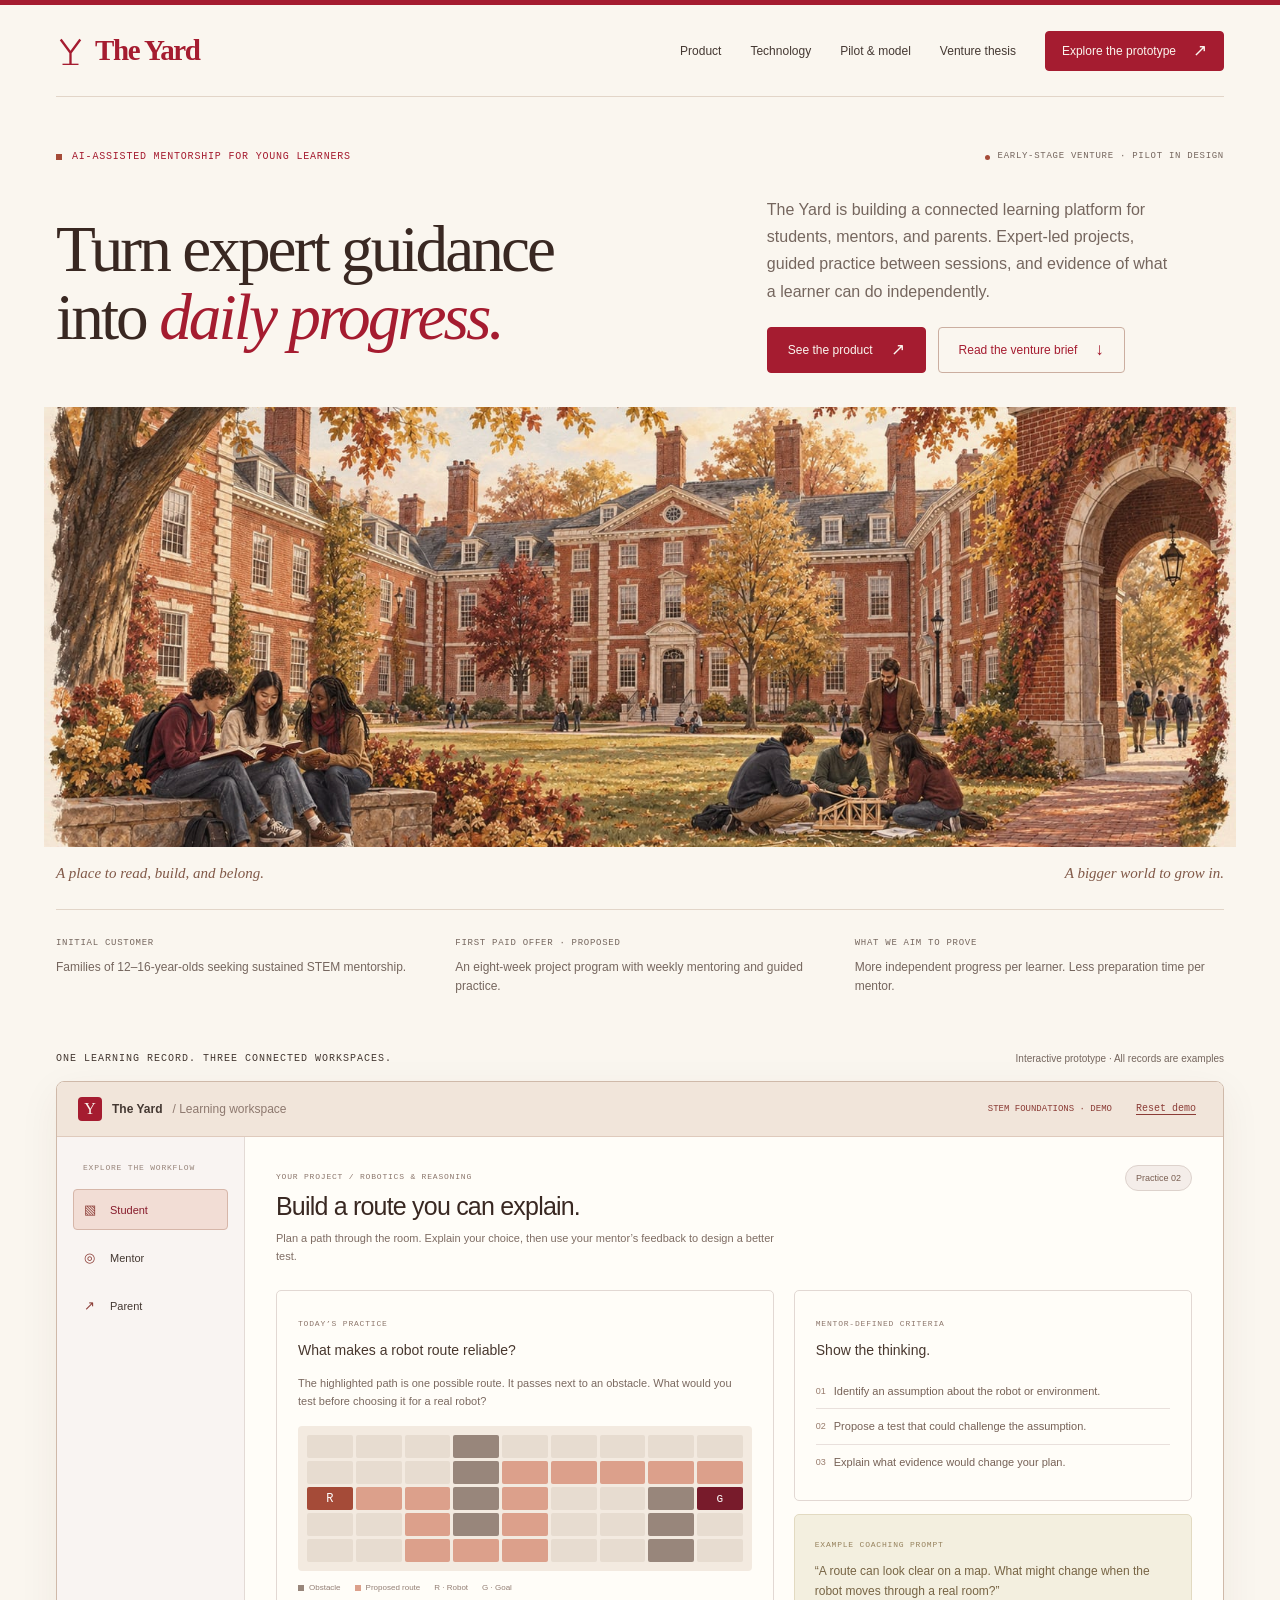
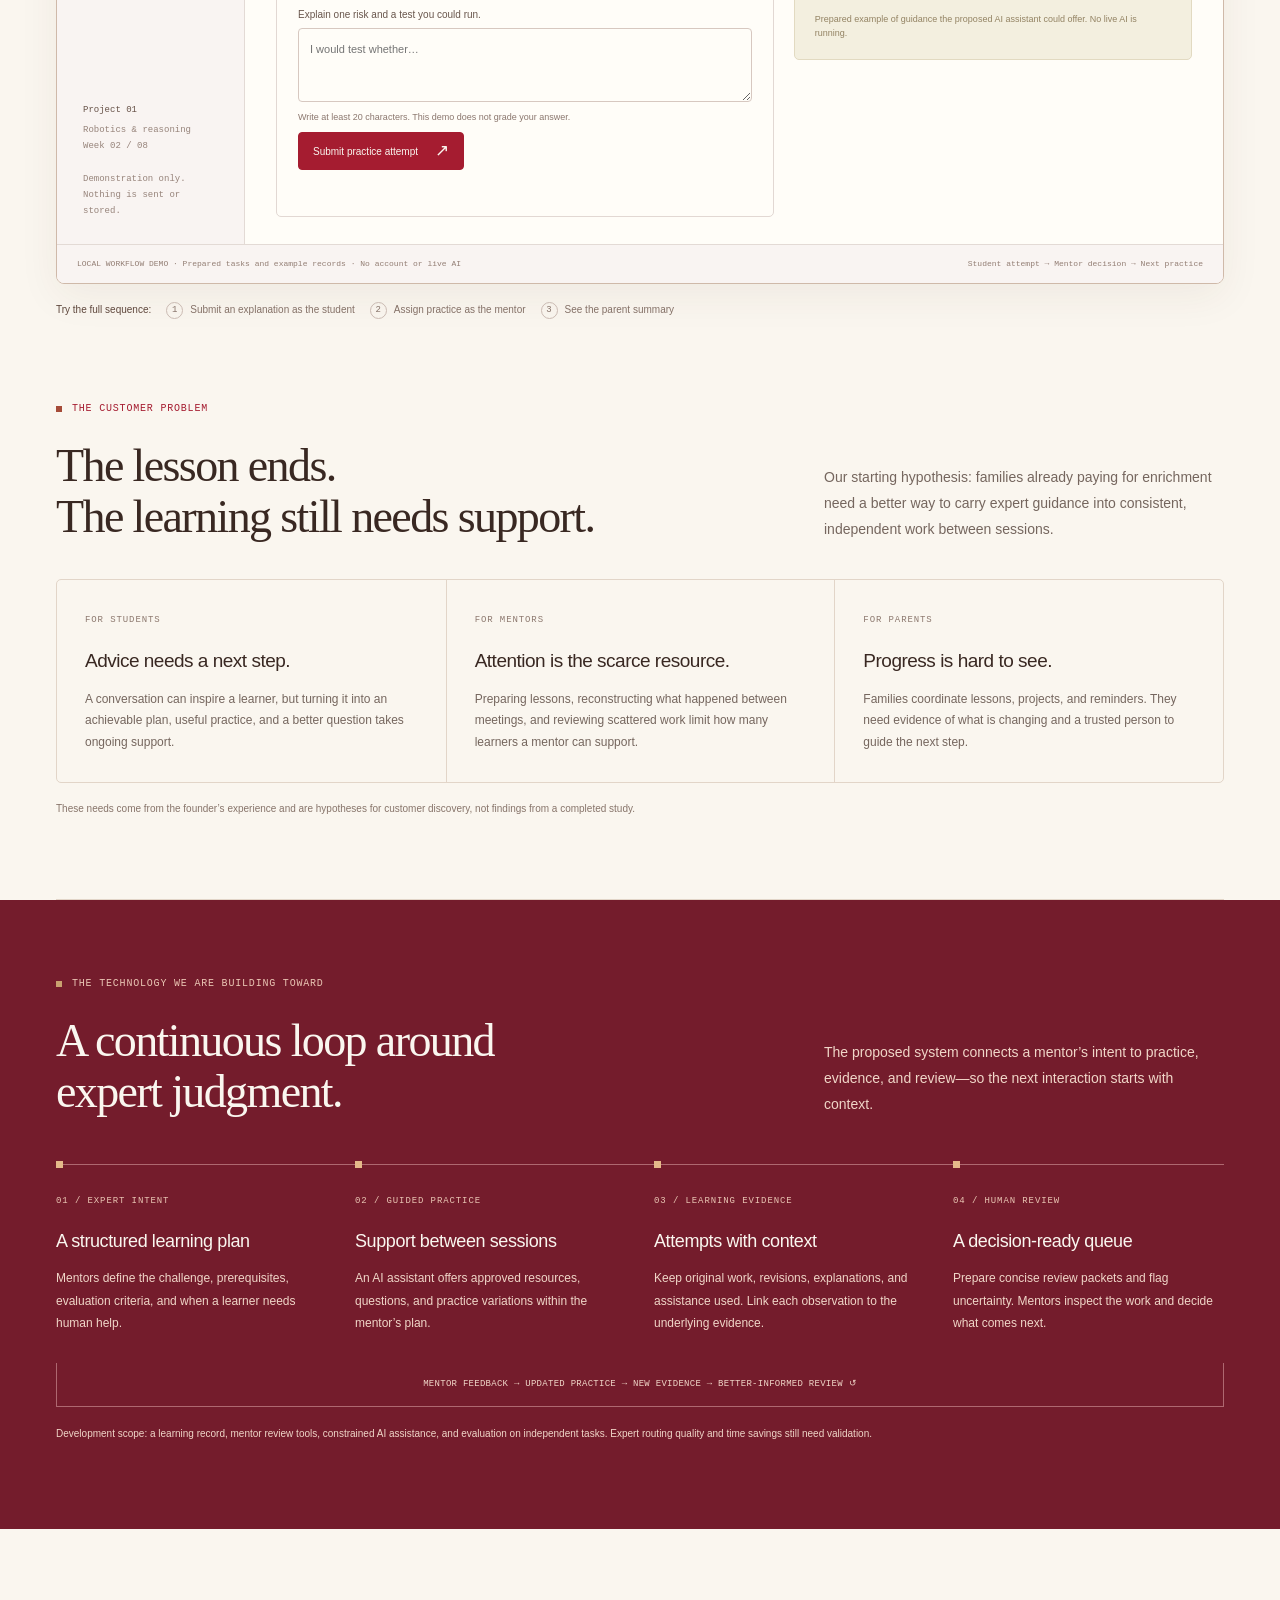
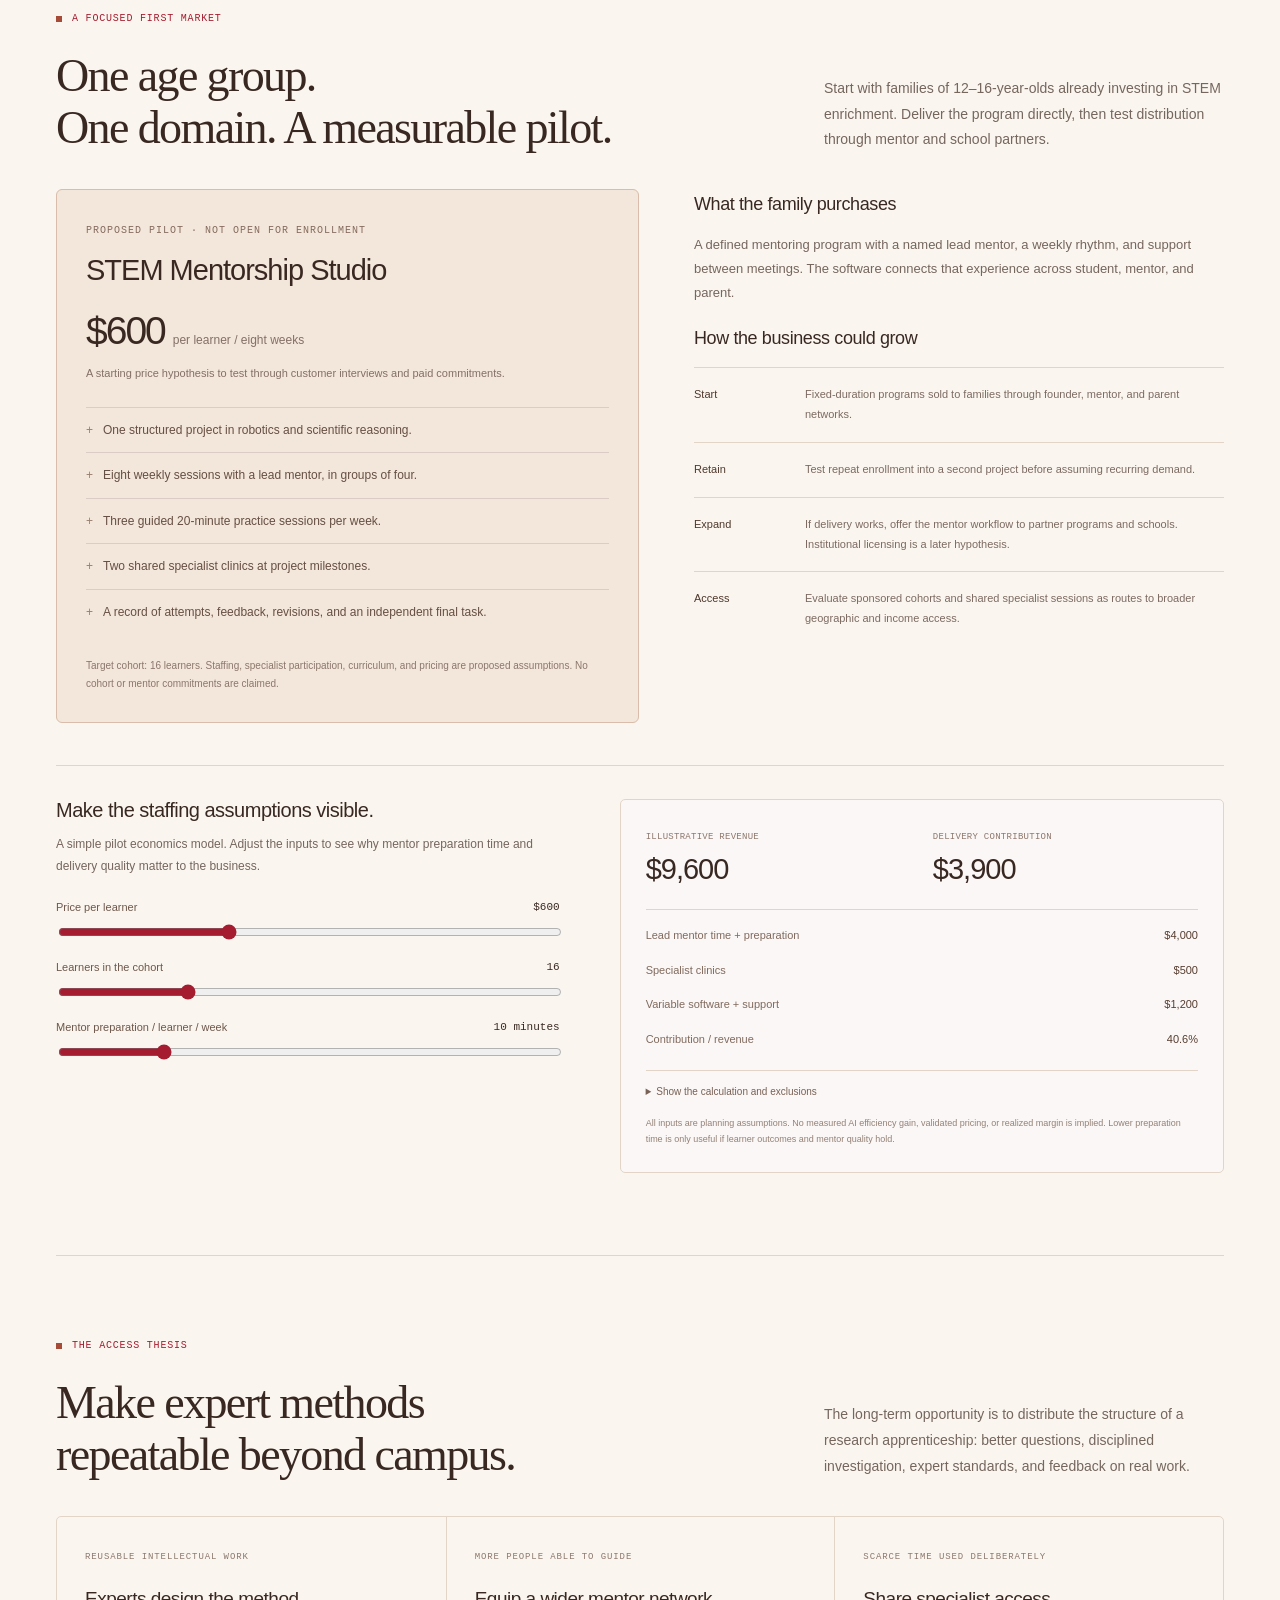
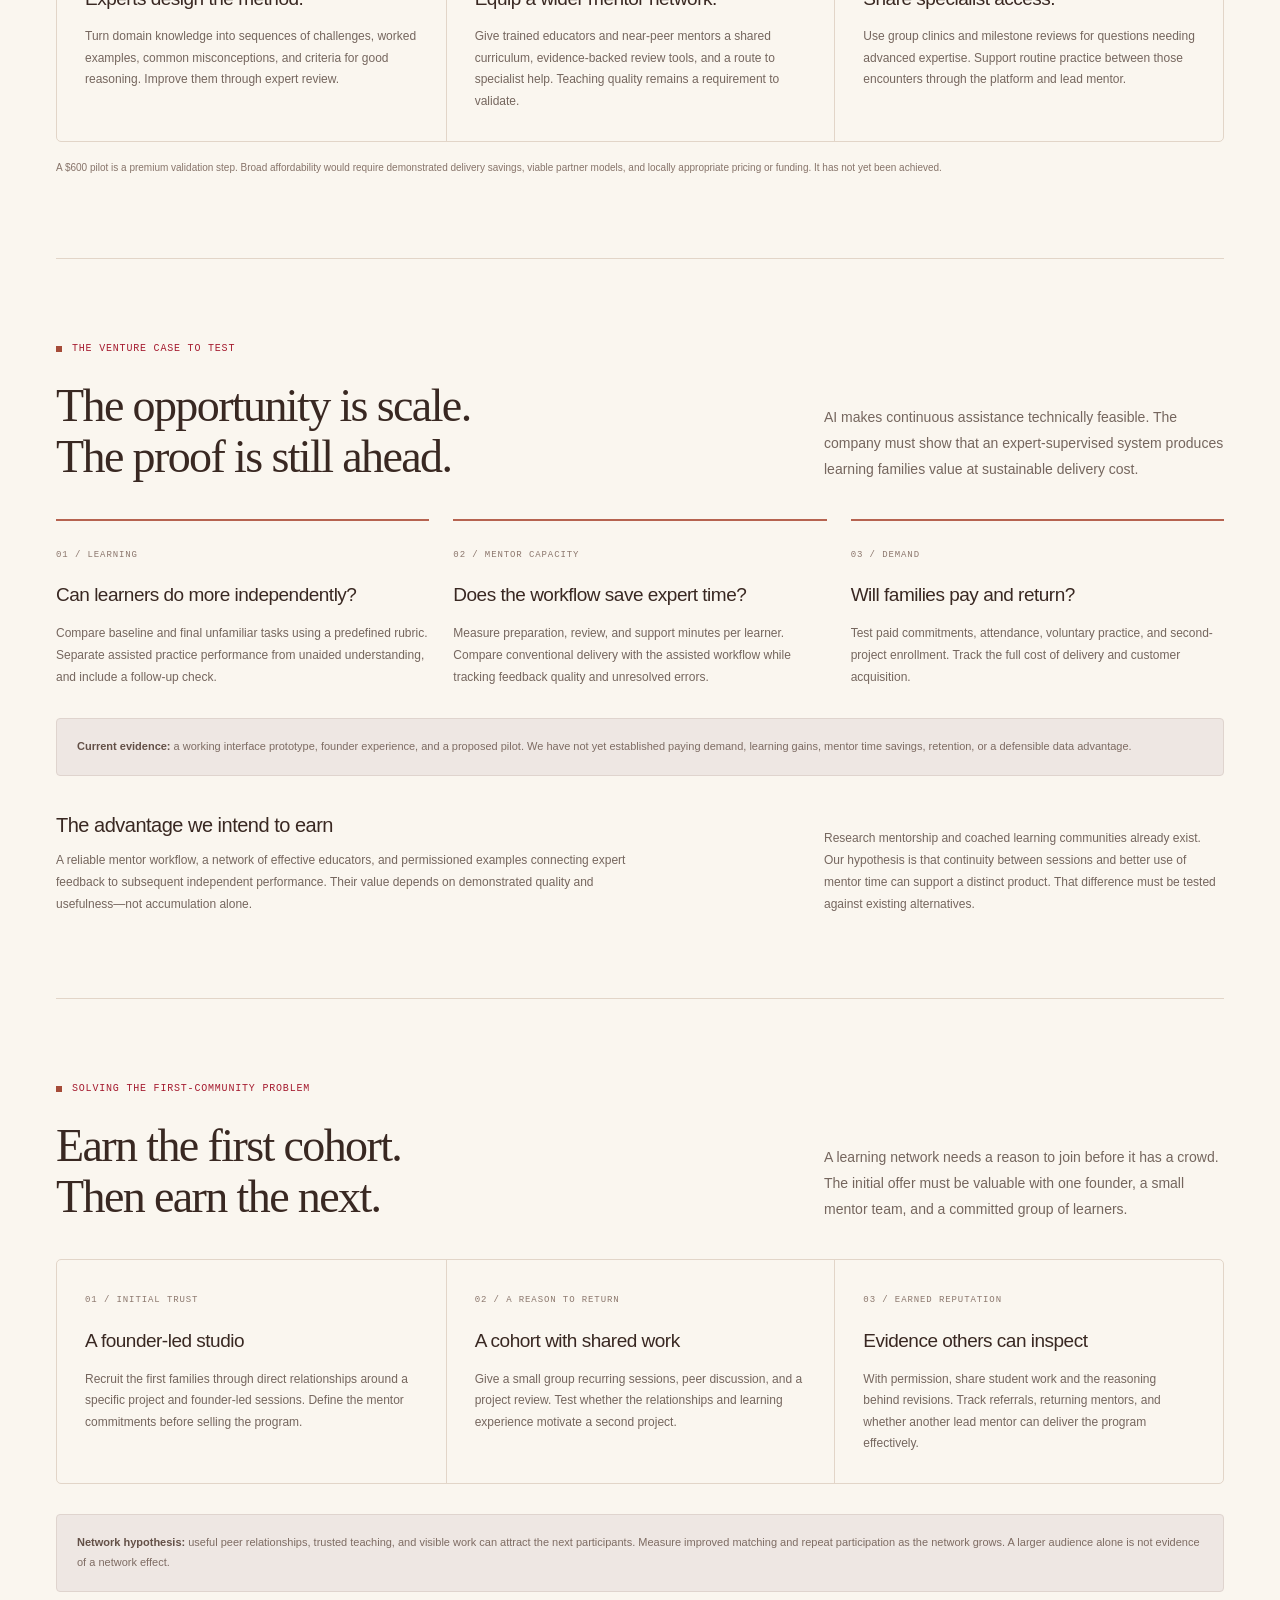
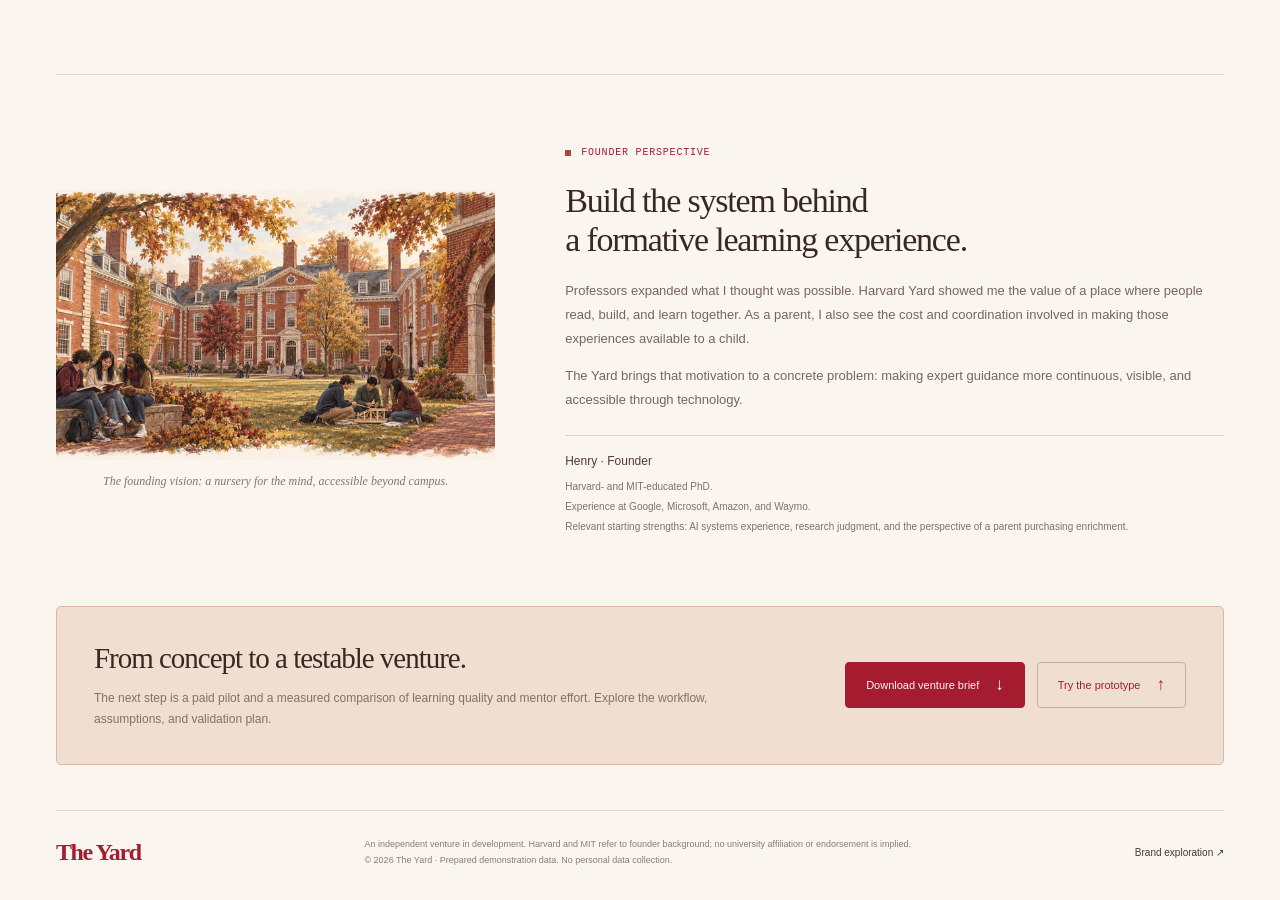
<file: index.html>
<!doctype html>
<html lang="en">
<head>
<meta charset="utf-8"><meta name="viewport" content="width=device-width,initial-scale=1"><meta name="theme-color" content="#a51c30">
<meta property="og:site_name" content="The Yard">
<meta property="og:title" content="The Yard — Expert guidance. Everyday progress.">
<meta property="og:description" content="A bigger world to grow in. Expert mentors, meaningful projects, and everyday discovery for curious young minds.">
<meta property="og:type" content="website">
<meta property="og:url" content="https://henryatharvard.github.io/theyard/">
<meta property="og:locale" content="en_US">
<meta property="og:image" content="https://henryatharvard.github.io/theyard/assets/the-yard-social-crimson-v2.jpg">
<meta property="og:image:secure_url" content="https://henryatharvard.github.io/theyard/assets/the-yard-social-crimson-v2.jpg">
<meta property="og:image:type" content="image/jpeg">
<meta property="og:image:width" content="1200">
<meta property="og:image:height" content="630">
<meta property="og:image:alt" content="The Yard — Expert guidance. Everyday progress. A red-brick campus in autumn, with young people reading and building together.">
<meta name="twitter:card" content="summary_large_image">
<meta name="twitter:title" content="The Yard — Expert guidance. Everyday progress.">
<meta name="twitter:description" content="A bigger world to grow in. Expert mentors, meaningful projects, and everyday discovery for curious young minds.">
<meta name="twitter:image" content="https://henryatharvard.github.io/theyard/assets/the-yard-social-crimson-v2.jpg">
<meta name="twitter:image:alt" content="The Yard wordmark above an illustrated red-brick campus in autumn.">
<link rel="image_src" href="https://henryatharvard.github.io/theyard/assets/the-yard-social-crimson-v2.jpg">
<meta name="description" content="The Yard is building an AI-assisted mentorship platform for young learners: expert-led projects, guided practice, and evidence of independent progress.">
<link rel="canonical" href="https://henryatharvard.github.io/theyard/">
<title>The Yard — Expert guidance. Everyday progress.</title>
<link rel="icon" href="data:image/svg+xml,%3Csvg xmlns='http://www.w3.org/2000/svg' viewBox='0 0 40 40'%3E%3Crect width='40' height='40' rx='8' fill='%23a51c30'/%3E%3Cpath d='M10 10l10 13 10-13M20 23v10' stroke='%23faf6ef' stroke-width='3' fill='none'/%3E%3C/svg%3E">
<style>
:root{--bg:#faf6ef;--ink:#392822;--text:#443832;--muted:#75665e;--line:#e2d5c8;--crimson:#a51c30;--light:#f1e5da;--rust:#a54b38;--white:#fffdf8;--mono:'Courier New',monospace;--sans:Arial,Helvetica,sans-serif;--serif:Georgia,serif}*{box-sizing:border-box}html{scroll-behavior:smooth;scroll-padding-top:26px}body{margin:0;background:var(--bg);color:var(--text);font-family:var(--sans);-webkit-font-smoothing:antialiased}button,input,textarea{font:inherit}button{cursor:pointer;color:inherit}a{color:inherit;text-decoration:none}button,a{-webkit-tap-highlight-color:transparent}a:focus-visible,button:focus-visible,input:focus-visible,textarea:focus-visible,summary:focus-visible{outline:3px solid #b97f3b;outline-offset:4px}::selection{background:#e5d6ce}.wrap{width:min(1320px,calc(100% - 112px));margin:auto}.label{font:10px/1.6 var(--mono);letter-spacing:.1em;text-transform:uppercase}.eyebrow{display:flex;align-items:center;gap:10px;font:10px/1.6 var(--mono);letter-spacing:.08em;text-transform:uppercase;color:var(--crimson)}.eyebrow:before{content:'';width:6px;height:6px;background:var(--rust)}.brand{display:inline-flex;align-items:center;gap:10px;font:600 29px var(--serif);letter-spacing:-1.4px;color:var(--ink)}.brand svg{width:29px;height:32px}.button{display:inline-flex;align-items:center;justify-content:center;gap:25px;background:var(--crimson);color:var(--bg);border:1px solid var(--crimson);border-radius:4px;padding:15px 20px;font-size:12px;font-weight:500;transition:background .2s,transform .2s}.button:hover{background:#811629;transform:translateY(-1px)}.button.secondary{background:transparent;color:var(--ink);border-color:#c5bbb6}.button.secondary:hover{background:var(--light)}.button.light{background:var(--bg);color:var(--ink);border-color:var(--bg)}.arrow{font-size:17px;line-height:14px}.text-link{font-size:12px;display:inline-flex;align-items:center;gap:13px;border-bottom:1px solid #b7a9a2;padding:8px 0}.text-link:hover{color:var(--rust)}.skip{position:fixed;left:20px;top:-90px;background:var(--ink);color:white;padding:14px;z-index:30}.skip:focus{top:10px}header{height:92px;display:flex;justify-content:space-between;align-items:center;border-bottom:1px solid var(--line);gap:20px}nav{display:flex;align-items:center;gap:29px;font-size:12px}nav a:hover{color:var(--rust)}nav .button{padding:12px 16px;gap:17px}nav .button:hover{color:var(--bg)}
.hero{padding:69px 0 46px}.hero-top{display:flex;align-items:center;justify-content:space-between;gap:20px}.stage{font:9px/1.5 var(--mono);text-transform:uppercase;letter-spacing:.08em;color:#88746a;display:flex;align-items:center;gap:8px}.stage:before{content:'';width:5px;height:5px;background:#9d7c6c;border-radius:50%}.hero-grid{display:grid;grid-template-columns:1.5fr 1fr;gap:65px;align-items:end;margin-top:31px}h1{font:500 clamp(56px,5.2vw,82px)/1.02 var(--sans);letter-spacing:-.065em;color:var(--ink);margin:0}h1 span{color:#a51c30}.hero-summary p{font-size:16px;line-height:1.7;color:var(--muted);margin:0 0 22px;max-width:410px}.hero-actions{display:flex;align-items:center;gap:12px}.hero-actions .button{gap:18px}.hero-facts{display:grid;grid-template-columns:repeat(3,1fr);gap:30px;border-top:1px solid var(--line);margin-top:42px;padding-top:21px}.hero-facts span{font:9px var(--mono);letter-spacing:.08em;text-transform:uppercase;color:#806d64}.hero-facts p{font-size:12px;line-height:1.6;margin:9px 0 0;color:#63544d}
.demo{margin:8px 0 0;scroll-margin-top:20px}.demo-top{display:flex;align-items:center;justify-content:space-between;margin-bottom:14px;gap:20px}.demo-top>p{font-size:10px;color:var(--muted);margin:0}.app{border:1px solid #cabfb9;border-radius:8px;overflow:hidden;background:var(--white);box-shadow:0 12px 40px #542b2210}.app-header{display:flex;align-items:center;justify-content:space-between;background:#f2ece9;border-bottom:1px solid #ddd2cc;padding:15px 21px;gap:20px}.app-name{display:flex;align-items:center;gap:10px;font-size:12px;font-weight:600}.app-name .icon{display:grid;place-items:center;background:var(--ink);color:var(--bg);width:24px;height:24px;border-radius:4px;font:16px var(--serif)}.app-status{display:flex;align-items:center;gap:18px;font:9px var(--mono);color:#80685c}.reset{border:0;background:transparent;color:#77645b;font:10px var(--mono);text-decoration:underline;text-underline-offset:3px}.app-body{display:grid;grid-template-columns:188px 1fr;min-height:505px}.app-sidebar{border-right:1px solid #e3dad5;padding:25px 16px;background:#f9f4f2;display:flex;flex-direction:column}.app-sidebar>.label{color:#97847a;margin:0 0 15px 10px;font-size:8px}.roles{display:flex;flex-direction:column;gap:7px}.role{display:flex;align-items:center;gap:10px;background:none;border:1px solid transparent;border-radius:4px;padding:12px 10px;text-align:left;font-size:11px}.role>span{font-size:13px;width:16px;color:#8f7a70}.role[aria-selected=true]{background:#ebe0da;border-color:#dfd0c9;color:#422f25}.role:hover{background:#f1eae7}.sidebar-footer{margin-top:auto;padding:24px 10px 0;font:9px/1.8 var(--mono);color:#97847b}.sidebar-footer strong{font-weight:400;color:#675248;display:block;margin-bottom:4px}.app-main{padding:28px 31px 27px;min-width:0}.view-heading{display:flex;align-items:start;justify-content:space-between;gap:20px;margin-bottom:25px}.view-heading .label{font-size:8px;color:#8b766c}.view-heading h2{font:500 25px/1.15 var(--sans);letter-spacing:-.8px;color:var(--ink);margin:9px 0 9px}.view-heading p{font-size:11px;line-height:1.6;color:#7e6c63;margin:0;max-width:510px}.chip{display:inline-block;white-space:nowrap;border:1px solid #ddd2cc;background:#f4ede9;border-radius:20px;padding:7px 10px;font-size:9px;color:#795e51}.workspace-grid{display:grid;grid-template-columns:1.25fr 1fr;gap:20px}.task-card{border:1px solid #e2d8d3;border-radius:5px;padding:21px;min-width:0}.task-card h3{font-size:14px;line-height:1.4;font-weight:500;margin:0 0 13px;color:#48372e}.task-card>p{font-size:11px;line-height:1.7;color:#7b6960;margin:0 0 13px}.task-card .label{font-size:8px;color:#8d776c}.task-map{position:relative;display:grid;grid-template-columns:repeat(9,1fr);grid-template-rows:repeat(5,23px);gap:3px;margin:15px 0 12px;padding:9px;background:#f3ece9;border-radius:4px}.cell{background:#e7ddd8;border-radius:2px;display:grid;place-items:center;font:8px var(--mono);color:#90796d}.cell.wall{background:#98867b}.cell.route{background:#dca08b}.cell.agent{background:var(--rust);color:white;font-size:12px}.cell.goal{background:#781b2b;color:white;font-size:11px}.map-key{display:flex;flex-wrap:wrap;gap:14px;font-size:8px;color:#937f75}.map-key span{display:flex;align-items:center;gap:5px}.map-key i{display:inline-block;width:6px;height:6px;background:#98867b}.map-key .path{background:#dca08b}.task-form label{display:block;font-size:10px;color:#69564c;margin:17px 0 8px}.task-form textarea{width:100%;min-height:74px;resize:vertical;border:1px solid #d7c8c0;border-radius:4px;padding:11px;font-size:11px;line-height:1.65;background:#fffdf8;color:#533f35}.task-form .button{font-size:10px;padding:11px 14px;margin-top:10px;gap:17px}.status-message{font-size:10px;line-height:1.6;color:#724d3b;min-height:16px;margin:9px 0 0}.practice-sidebar{min-width:0}.practice-sidebar .task-card{margin-bottom:13px}.rubric-row{display:flex;align-items:start;gap:8px;font-size:11px;color:#766156;padding:9px 0;line-height:1.5;border-bottom:1px solid #e9e0dc}.rubric-row:last-child{border-bottom:0}.rubric-row>span{font-size:9px;color:#977a6b;margin-top:2px}.guidance{padding:18px 20px;background:#f3efdf;border:1px solid #e2dac1;border-radius:5px}.guidance .label{font-size:8px;color:#96825d}.guidance p{font-size:12px;line-height:1.7;color:#776444;margin:9px 0 0}.guidance small{display:block;font-size:9px;line-height:1.6;color:#938363;margin-top:10px}.app-footer{padding:12px 20px;border-top:1px solid #e3dad5;background:#f9f4f2;display:flex;justify-content:space-between;gap:20px;font:8px/1.7 var(--mono);color:#927d73}.walkthrough{display:flex;align-items:center;gap:15px;flex-wrap:wrap;margin-top:18px;color:#847167;font-size:10px;line-height:1.6}.walkthrough b{font-weight:500;color:#5e473c}.walkthrough span{display:flex;gap:7px;align-items:center}.walkthrough i{font:9px var(--mono);font-style:normal;border:1px solid #cbbbb3;border-radius:50%;width:17px;height:17px;display:grid;place-items:center}.review-grid{display:grid;grid-template-columns:1.1fr 1fr;gap:20px}.review-evidence{background:#f6f1ee;padding:17px;border-left:2px solid #ac9082;font-size:12px;line-height:1.8;white-space:pre-wrap;margin:15px 0;color:#574237;overflow-wrap:anywhere}.review-card small{font-size:9px;line-height:1.7;color:#8c786e;display:block}.review-card .button{font-size:10px;padding:12px 15px;margin-top:15px}.mentor-action label{display:block;margin:13px 0;padding:13px;border:1px solid #dfd2cc;border-radius:4px;font-size:11px;line-height:1.6;cursor:pointer}.mentor-action label:has(input:checked){background:#f2eae6;border-color:#ad9284}.mentor-action input{accent-color:var(--crimson);margin-right:7px}.progress-cards{display:grid;grid-template-columns:repeat(3,1fr);gap:13px;margin-bottom:20px}.progress-card{border:1px solid #e2d8d3;padding:18px;border-radius:5px}.progress-card strong{font-size:20px;font-weight:500;color:var(--ink);display:block;margin:10px 0 7px}.progress-card span{font-size:9px;line-height:1.7;color:#8c786e}.progress-card .label{font-size:8px}.progress-evidence{background:#f5efec;padding:20px;border-radius:5px;border:1px solid #e1d3cc}.progress-evidence h3{font-size:12px;font-weight:500;margin:0 0 12px}.progress-evidence p{font-size:11px;line-height:1.8;color:#806b60;max-width:630px;margin:0}.progress-evidence ol{font-size:11px;line-height:1.8;color:#715446;padding-left:18px;margin-bottom:0}.view-panel[hidden]{display:none!important}
.section{padding:82px 0;border-bottom:1px solid var(--line)}.section-title{display:grid;grid-template-columns:1.2fr 1fr;gap:75px;align-items:end;margin:23px 0 36px}.section-title h2,.section-heading{font:500 43px/1.12 var(--sans);letter-spacing:-1.9px;color:var(--ink);margin:0}.section-title p{font-size:14px;line-height:1.85;color:var(--muted);max-width:400px;margin:0;justify-self:end}.problem-grid{display:grid;grid-template-columns:repeat(3,1fr);border:1px solid var(--line);border-radius:5px;overflow:hidden}.problem-card{padding:28px}.problem-card+.problem-card{border-left:1px solid var(--line)}.problem-card .label{color:#8c786e;font-size:9px}.problem-card h3{font-size:19px;line-height:1.3;font-weight:500;color:var(--ink);margin:22px 0 15px;letter-spacing:-.5px}.problem-card p{font-size:12px;line-height:1.8;color:var(--muted);margin:0}.problem-footnote{font-size:10px;line-height:1.7;color:#87746a;margin:17px 0 0}.engine{background:var(--ink);color:var(--bg);padding:76px 0}.engine .eyebrow{color:#d1bfb6}.engine .eyebrow:before{background:#c9a170}.engine .section-title h2{color:var(--bg)}.engine .section-title p{color:#c9b8b0}.engine-grid{display:grid;grid-template-columns:repeat(4,1fr);border-top:1px solid #725d52;margin-top:46px;gap:28px}.engine-step{padding-top:24px;position:relative}.engine-step:before{content:'';position:absolute;top:-4px;left:0;background:#bca295;width:7px;height:7px}.engine-step .label{font-size:9px;color:#b7a095}.engine-step h3{font-size:18px;font-weight:500;line-height:1.3;letter-spacing:-.4px;margin:22px 0 14px}.engine-step p{font-size:12px;line-height:1.85;color:#c7b5ac;margin:0}.engine-return{margin:29px 0 0;border:1px solid #70594e;border-top:0;padding:14px;font:9px/1.7 var(--mono);letter-spacing:.03em;color:#c9b4aa;text-align:center}.engine-note{font-size:10px;line-height:1.8;color:#b59d91;margin-top:18px;max-width:860px}
.pilot-grid{display:grid;grid-template-columns:1.1fr 1fr;gap:55px;align-items:start}.offer{border:1px solid #cfbeb6;background:#f2eae6;border-radius:6px;padding:29px}.offer .label{color:#846b5e}.offer h3{font:500 29px/1.1 var(--sans);letter-spacing:-1px;margin:16px 0;color:var(--ink)}.price{font-size:39px;letter-spacing:-2px;font-weight:500;color:var(--ink);margin:22px 0 6px}.price span{font-size:12px;letter-spacing:0;color:#837067;margin-left:8px}.offer>p{font-size:11px;line-height:1.8;color:#837067}.offer ul{list-style:none;padding:0;margin:23px 0}.offer li{padding:12px 0;border-top:1px solid #dbcdc6;font-size:12px;line-height:1.7;color:#664f44;display:flex;gap:10px}.offer li:before{content:'+';color:#998073}.offer small{font-size:10px;line-height:1.8;color:#8b776d;display:block}.pilot-plan{padding-top:5px}.pilot-plan h3{font-size:18px;font-weight:500;letter-spacing:-.4px;margin:0 0 18px;color:var(--ink)}.pilot-plan p{font-size:13px;line-height:1.85;color:var(--muted);margin:0 0 23px}.pilot-plan .plan-row{padding:17px 0;border-top:1px solid var(--line);display:grid;grid-template-columns:92px 1fr;gap:19px;font-size:11px;line-height:1.8;color:#7c6a62}.plan-row b{font-weight:500;color:#4f382d}.pilot-plan .label{color:#937f75;font-size:9px}
.economics{border-top:1px solid var(--line);margin-top:42px;padding-top:33px;display:grid;grid-template-columns:1fr 1.2fr;gap:60px}.economics h3{font-size:20px;font-weight:500;color:var(--ink);letter-spacing:-.5px;margin:0 0 12px}.economics .intro{font-size:12px;line-height:1.8;color:var(--muted);margin:0 0 24px}.controls{display:grid;gap:17px}.control label{font-size:11px;color:#6e574b;display:flex;justify-content:space-between;gap:15px;margin-bottom:9px}.control output{font-family:var(--mono);font-size:11px;color:var(--ink)}.control input{width:100%;accent-color:var(--crimson);cursor:pointer}.econ-results{border:1px solid var(--line);border-radius:5px;background:#faf7f6;padding:25px}.econ-top{display:grid;grid-template-columns:1fr 1fr;gap:22px;border-bottom:1px solid var(--line);padding-bottom:23px}.econ-top span{font:9px var(--mono);text-transform:uppercase;letter-spacing:.03em;color:#8e776b}.econ-top strong{display:block;font-size:29px;letter-spacing:-1px;color:var(--ink);font-weight:500;margin-top:10px}.econ-row{display:flex;justify-content:space-between;gap:20px;font-size:11px;line-height:1.7;color:#816a5e;margin-top:16px}.econ-row strong{font-weight:500;color:#573d30}.econ-results details{border-top:1px solid var(--line);margin-top:21px;padding-top:15px}.econ-results summary{font-size:10px;cursor:pointer;color:#796155}.econ-results details p{font-size:10px;line-height:1.9;color:#8d796f;margin-bottom:0}.econ-disclaimer{font-size:9px;line-height:1.8;color:#948177;margin:18px 0 0}.proof-grid{display:grid;grid-template-columns:repeat(3,1fr);gap:24px}.proof-card{border-top:2px solid #ac968b;padding-top:22px}.proof-card .label{font-size:9px;color:#8c776d}.proof-card h3{font-size:19px;line-height:1.35;font-weight:500;margin:20px 0 14px;letter-spacing:-.5px;color:var(--ink)}.proof-card p{font-size:12px;line-height:1.85;color:var(--muted);margin:0}.proof-status{margin-top:30px;background:#eee7e3;border:1px solid #dfd4ce;border-radius:4px;padding:18px 20px;font-size:11px;line-height:1.8;color:#7e6c63}.proof-status b{font-weight:600;color:#635047}.founder-section{padding:70px 0;display:grid;grid-template-columns:.8fr 1.2fr;gap:70px;align-items:center}.founder-art{position:relative}.founder-art img{width:100%;height:270px;object-fit:cover;display:block;border-radius:3px}.founder-art .caption{display:block;font:italic 12px/1.6 var(--serif);color:#87746a;text-align:center;margin-top:12px}.founder-section h2{font:500 34px/1.15 var(--sans);letter-spacing:-1.2px;margin:20px 0;color:var(--ink)}.founder-section p{font-size:13px;line-height:1.85;color:var(--muted)}.founder-credentials{border-top:1px solid var(--line);padding-top:18px;margin-top:23px}.founder-credentials strong{font-size:12px;color:#533c30;display:block;margin-bottom:8px;font-weight:500}.founder-credentials span{font-size:10px;line-height:1.9;color:#837067}.cta{background:#ede4df;border:1px solid #d7c8c0;border-radius:5px;padding:34px 37px;display:flex;justify-content:space-between;align-items:center;gap:35px;margin-bottom:45px}.cta h2{font:500 29px/1.2 var(--sans);letter-spacing:-1px;color:var(--ink);margin:0 0 12px}.cta p{font-size:12px;line-height:1.75;color:#857065;max-width:660px;margin:0}.cta-actions{display:flex;gap:12px;flex-shrink:0}.cta .button{font-size:11px;gap:16px;white-space:nowrap}footer{border-top:1px solid var(--line);padding:25px 0 32px;display:flex;justify-content:space-between;align-items:center;gap:25px}footer .brand{font-size:24px}footer p{font-size:9px;line-height:1.8;color:#8e7a70;max-width:580px;margin:0}footer>a:last-child{font-size:10px;white-space:nowrap}
@media(max-width:1100px){.wrap{width:calc(100% - 64px)}nav{gap:21px}.hero-grid{gap:35px;grid-template-columns:1.3fr 1fr}h1{font-size:64px}.hero-summary p{font-size:14px}.hero-actions{flex-wrap:wrap}.app-body{grid-template-columns:155px 1fr}.app-main{padding:24px}.workspace-grid,.review-grid{gap:14px}.task-card{padding:16px}.section-title{gap:40px}.section-title h2{font-size:38px}.pilot-grid{gap:35px}.economics{gap:35px}.founder-section{gap:40px}.cta{align-items:start}.cta-actions{flex-direction:column}.engine-grid{gap:20px}}
@media(max-width:760px){.wrap{width:calc(100% - 36px)}header{height:80px}.brand{font-size:26px}nav>a:not(.button){display:none}nav .button{font-size:10px;gap:13px;padding:12px}.hero{padding:39px 0 28px}.eyebrow{font-size:9px}.hero-top .stage{display:none}.hero-grid{grid-template-columns:1fr;gap:25px;margin-top:26px}h1{font-size:clamp(47px,10.5vw,66px);letter-spacing:-3px;line-height:1.06}.hero-summary p{max-width:450px;font-size:14px;margin-bottom:20px}.hero-actions{gap:10px}.hero-actions .button{padding:14px 15px;font-size:11px;gap:15px}.hero-facts{gap:15px;margin-top:30px;padding-top:19px}.hero-facts span{font-size:8px;line-height:1.6;display:block}.hero-facts p{font-size:10px;line-height:1.7;margin-top:7px}.demo-top{align-items:start;margin-bottom:12px;gap:15px}.demo-top .label{font-size:8px}.demo-top>p{font-size:9px;line-height:1.7;text-align:right;max-width:140px}.app-header{padding:12px}.app-name{font-size:10px;gap:7px}.app-name .icon{width:21px;height:21px;font-size:14px}.app-status{font-size:8px;gap:10px}.app-status>span{display:none}.reset{font-size:9px}.app-body{display:block}.app-sidebar{border-right:0;border-bottom:1px solid #e3dad5;padding:9px}.app-sidebar>.label,.sidebar-footer{display:none}.roles{flex-direction:row;gap:5px}.role{flex:1;padding:10px 7px;justify-content:center;gap:5px;font-size:10px}.role>span{font-size:11px;width:12px}.app-main{padding:20px 15px}.view-heading{gap:9px;margin-bottom:20px}.view-heading h2{font-size:23px;line-height:1.2;margin-top:9px;letter-spacing:-.8px}.view-heading p{font-size:10px}.view-heading .label{font-size:8px}.chip{font-size:8px;padding:6px 8px}.workspace-grid,.review-grid{grid-template-columns:1fr;gap:14px}.task-card{padding:17px}.task-map{grid-template-rows:repeat(5,25px)}.task-card>p{font-size:11px}.task-form textarea{font-size:12px;min-height:90px}.practice-sidebar .task-card{margin-bottom:14px}.app-footer{display:block;padding:12px 15px;font-size:8px}.app-footer span{display:block}.walkthrough{gap:10px;font-size:9px;margin-top:15px}.walkthrough>b{width:100%}.progress-cards{gap:8px}.progress-card{padding:12px 9px}.progress-card strong{font-size:19px}.progress-card .label{font-size:7px;line-height:1.6}.progress-card span{font-size:8px}.section{padding:54px 0}.section-title{grid-template-columns:1fr;gap:23px;margin:23px 0 28px}.section-title h2,.section-heading{font-size:34px;letter-spacing:-1.3px}.section-title p{font-size:13px;justify-self:start;max-width:460px}.problem-grid{grid-template-columns:1fr}.problem-card{padding:24px}.problem-card+.problem-card{border-left:0;border-top:1px solid var(--line)}.problem-card h3{font-size:19px;margin-top:15px}.problem-card p{font-size:12px}.problem-footnote{font-size:9px}.engine{padding:50px 0}.engine-grid{grid-template-columns:1fr 1fr;gap:25px 20px;margin-top:32px}.engine-step:nth-child(n+3){border-top:1px solid #725d52}.engine-step h3{font-size:17px;margin-top:17px}.engine-step p{font-size:11px}.engine-return{font-size:8px}.engine-note{font-size:9px}.pilot-grid{grid-template-columns:1fr;gap:30px}.offer{padding:25px}.offer h3{font-size:28px}.price{font-size:35px}.pilot-plan p{font-size:12px}.pilot-plan .plan-row{grid-template-columns:74px 1fr;gap:12px;font-size:11px}.economics{grid-template-columns:1fr;gap:26px;margin-top:30px;padding-top:26px}.econ-results{padding:21px}.econ-top strong{font-size:27px}.proof-grid{grid-template-columns:1fr;gap:25px}.proof-card{padding-top:18px}.proof-card h3{margin-top:15px}.proof-status{font-size:10px;padding:16px}.founder-section{grid-template-columns:1fr;gap:29px;padding:47px 0}.founder-art{order:2}.founder-art img{height:230px}.founder-section h2{font-size:31px}.founder-section p{font-size:12px}.cta{display:block;padding:27px 24px;margin-bottom:30px}.cta h2{font-size:27px}.cta p{font-size:11px}.cta-actions{margin-top:23px;align-items:start;flex-direction:row;flex-wrap:wrap}.cta .button{font-size:10px;padding:13px 14px;gap:13px}footer{flex-wrap:wrap;padding:24px 0}footer p{order:3;font-size:8px}footer>a:last-child{margin-left:auto;font-size:9px}}
@media(prefers-reduced-motion:reduce){html{scroll-behavior:auto}*,*:before,*:after{animation:none!important;transition:none!important}}
</style>
<link rel="stylesheet" href="assets/crimson.css">
</head>
<body><a class="skip" href="#main">Skip to content</a>
<div class="wrap"><header><a class="brand" href="#" aria-label="The Yard home"><svg viewBox="0 0 32 36" fill="none" aria-hidden="true"><path d="M5 5l11 15L27 5M16 20v13" stroke="currentColor" stroke-width="2.6"/><path d="M7 33h18" stroke="currentColor" stroke-width="1.5"/></svg>The Yard</a><nav aria-label="Main navigation"><a href="#product">Product</a><a href="#technology">Technology</a><a href="#pilot">Pilot &amp; model</a><a href="#thesis">Venture thesis</a><a class="button" href="#product">Explore the prototype <span class="arrow" aria-hidden="true">↗</span></a></nav></header></div>
<main id="main"><div class="wrap">
<section class="hero" aria-labelledby="hero-title"><div class="hero-top"><div class="eyebrow">AI-assisted mentorship for young learners</div><div class="stage">Early-stage venture · Pilot in design</div></div><div class="hero-grid"><h1 id="hero-title">Turn expert guidance<br>into <span>daily progress.</span></h1><div class="hero-summary"><p>The Yard is building a connected learning platform for students, mentors, and parents. Expert-led projects, guided practice between sessions, and evidence of what a learner can do independently.</p><div class="hero-actions"><a class="button" href="#product">See the product <span class="arrow" aria-hidden="true">↗</span></a><a class="button secondary" href="venture-brief.md" download>Read the venture brief <span class="arrow" aria-hidden="true">↓</span></a></div></div></div><figure class="hero-campus">
<img src="assets/the-yard-crimson.jpg" width="1600" height="800" fetchpriority="high" alt="An illustrated red-brick academic courtyard in autumn, with young people reading together and building a model with a mentor.">
<figcaption><span>A place to read, build, and belong.</span><span>A bigger world to grow in.</span></figcaption>
</figure><div class="hero-facts"><div><span>Initial customer</span><p>Families of 12–16-year-olds seeking sustained STEM mentorship.</p></div><div><span>First paid offer · Proposed</span><p>An eight-week project program with weekly mentoring and guided practice.</p></div><div><span>What we aim to prove</span><p>More independent progress per learner. Less preparation time per mentor.</p></div></div></section>
<section class="demo" id="product" aria-label="Interactive product prototype"><div class="demo-top"><span class="label">One learning record. Three connected workspaces.</span><p>Interactive prototype · All records are examples</p></div><div class="app"><div class="app-header"><div class="app-name"><span class="icon" aria-hidden="true">Y</span>The Yard <span style="font-weight:400;color:#8e796f">/ Learning workspace</span></div><div class="app-status"><span>STEM FOUNDATIONS · DEMO</span><button type="button" class="reset" id="reset-demo">Reset demo</button></div></div><div class="app-body"><aside class="app-sidebar" aria-label="Product views"><span class="label">Explore the workflow</span><div class="roles" role="tablist" aria-label="Workspace role"><button class="role" id="role-student" role="tab" aria-selected="true" aria-controls="student-panel" type="button" data-role="student"><span aria-hidden="true">▧</span>Student</button><button class="role" id="role-mentor" role="tab" aria-selected="false" aria-controls="mentor-panel" tabindex="-1" type="button" data-role="mentor"><span aria-hidden="true">◎</span>Mentor</button><button class="role" id="role-parent" role="tab" aria-selected="false" aria-controls="parent-panel" tabindex="-1" type="button" data-role="parent"><span aria-hidden="true">↗</span>Parent</button></div><div class="sidebar-footer"><strong>Project 01</strong>Robotics &amp; reasoning<br>Week 02 / 08<br><br>Demonstration only.<br>Nothing is sent or stored.</div></aside><div class="app-main">
<div class="view-panel" id="student-panel" role="tabpanel" aria-labelledby="role-student" tabindex="0"><div class="view-heading"><div><span class="label">Your project / Robotics &amp; reasoning</span><h2>Build a route you can explain.</h2><p>Plan a path through the room. Explain your choice, then use your mentor’s feedback to design a better test.</p></div><span class="chip" id="student-chip">Practice 02</span></div><div class="workspace-grid"><div class="task-card"><span class="label">Today’s practice</span><h3 id="student-task-title" style="margin-top:10px">What makes a robot route reliable?</h3><p id="student-task-copy">The highlighted path is one possible route. It passes next to an obstacle. What would you test before choosing it for a real robot?</p><div class="task-map" id="task-map" role="img" aria-label="A nine by five grid with a robot, obstacles, a proposed route alongside an obstacle, and a destination."></div><div class="map-key" aria-hidden="true"><span><i></i>Obstacle</span><span><i class="path"></i>Proposed route</span><span>R · Robot</span><span>G · Goal</span></div><form class="task-form" id="attempt-form"><label for="attempt">Explain one risk and a test you could run.</label><textarea id="attempt" name="attempt" required minlength="20" maxlength="1500" placeholder="I would test whether…" aria-describedby="attempt-hint"></textarea><small id="attempt-hint" style="font-size:9px;color:#8b776e;display:block;margin-top:6px">Write at least 20 characters. This demo does not grade your answer.</small><button class="button" type="submit">Submit practice attempt <span class="arrow" aria-hidden="true">↗</span></button><p class="status-message" id="attempt-status" role="status"></p></form></div><div class="practice-sidebar"><div class="task-card"><span class="label">Mentor-defined criteria</span><h3 style="margin-top:10px">Show the thinking.</h3><div class="rubric-row"><span>01</span>Identify an assumption about the robot or environment.</div><div class="rubric-row"><span>02</span>Propose a test that could challenge the assumption.</div><div class="rubric-row"><span>03</span>Explain what evidence would change your plan.</div></div><div class="guidance"><span class="label">Example coaching prompt</span><p>“A route can look clear on a map. What might change when the robot moves through a real room?”</p><small>Prepared example of guidance the proposed AI assistant could offer. No live AI is running.</small></div></div></div></div>
<div class="view-panel" id="mentor-panel" role="tabpanel" aria-labelledby="role-mentor" tabindex="0" hidden><div class="view-heading"><div><span class="label">Your review queue / Example learner</span><h2>Start with the learner’s evidence.</h2><p>Review the original attempt and choose a next practice. Your assignment appears immediately in the student workspace.</p></div><span class="chip" id="mentor-chip">Sample record</span></div><div class="review-grid"><div class="task-card review-card"><span class="label">Latest practice attempt</span><h3 style="margin-top:10px">Route reliability · Written reasoning</h3><div class="review-evidence" id="review-evidence">I chose the highlighted route because it reaches the goal. I would run the robot once to check whether it gets there.</div><small id="evidence-source">Prepared sample. Submit a student attempt to replace it.</small><div class="guidance" style="margin-top:20px"><span class="label">An expert question to consider</span><p>Would one successful trial be enough evidence of reliability?</p><small>A fixed sample prompt, not an automated assessment of the learner.</small></div></div><form class="task-card mentor-action" id="mentor-form"><span class="label">Mentor decision</span><h3 style="margin-top:10px">Assign the next practice.</h3><label><input type="radio" name="next" value="repeat" checked>Design repeated trials and define what counts as failure.</label><label><input type="radio" name="next" value="compare">Compare two routes while keeping the test conditions consistent.</label><button class="button" type="submit">Assign next practice <span class="arrow" aria-hidden="true">↗</span></button><p class="status-message" id="mentor-status" role="status"></p><small style="font-size:9px;line-height:1.8;color:#8b776e;display:block;margin-top:12px">This simulates a mentor action in the same browser. Accounts, shared records, and live review are part of the proposed product.</small></form></div></div>
<div class="view-panel" id="parent-panel" role="tabpanel" aria-labelledby="role-parent" tabindex="0" hidden><div class="view-heading"><div><span class="label">Progress overview / Example learner</span><h2>See the work behind the progress.</h2><p>Follow the chosen project, submitted work, and mentor direction. This example reports activity; it does not claim improved ability.</p></div><span class="chip">Project 01</span></div><div class="progress-cards"><div class="progress-card"><span class="label">Current focus</span><strong>Reasoning</strong><span>Planning and evaluating a robot route.</span></div><div class="progress-card"><span class="label">Demo submissions</span><strong id="parent-attempts">0</strong><span>Practice attempts submitted in this session.</span></div><div class="progress-card"><span class="label">Next practice</span><strong id="parent-next">Pending</strong><span id="parent-next-note">Explore the mentor view to assign one.</span></div></div><div class="progress-evidence"><h3>A visible learning sequence</h3><p id="parent-summary">Begin in the student workspace. Submit a practice attempt, then switch to the mentor view to assign a follow-up. The activity sequence will appear here.</p><ol id="parent-timeline"></ol></div><div class="guidance" style="margin-top:18px"><span class="label">How we intend to measure learning</span><p>A new challenge completed independently, assessed against clear criteria. More messages or completed tasks alone would not demonstrate learning.</p></div></div>
</div></div><div class="app-footer"><span>LOCAL WORKFLOW DEMO · Prepared tasks and example records · No account or live AI</span><span>Student attempt → Mentor decision → Next practice</span></div></div><div class="walkthrough"><b>Try the full sequence:</b><span><i>1</i>Submit an explanation as the student</span><span><i>2</i>Assign practice as the mentor</span><span><i>3</i>See the parent summary</span></div></section>
<section class="section" aria-labelledby="problem-title"><div class="eyebrow">The customer problem</div><div class="section-title"><h2 id="problem-title">The lesson ends.<br>The learning still needs support.</h2><p>Our starting hypothesis: families already paying for enrichment need a better way to carry expert guidance into consistent, independent work between sessions.</p></div><div class="problem-grid"><article class="problem-card"><span class="label">For students</span><h3>Advice needs a next step.</h3><p>A conversation can inspire a learner, but turning it into an achievable plan, useful practice, and a better question takes ongoing support.</p></article><article class="problem-card"><span class="label">For mentors</span><h3>Attention is the scarce resource.</h3><p>Preparing lessons, reconstructing what happened between meetings, and reviewing scattered work limit how many learners a mentor can support.</p></article><article class="problem-card"><span class="label">For parents</span><h3>Progress is hard to see.</h3><p>Families coordinate lessons, projects, and reminders. They need evidence of what is changing and a trusted person to guide the next step.</p></article></div><p class="problem-footnote">These needs come from the founder’s experience and are hypotheses for customer discovery, not findings from a completed study.</p></section>
</div>
<section class="engine" id="technology" aria-labelledby="engine-title"><div class="wrap"><div class="eyebrow">The technology we are building toward</div><div class="section-title"><h2 id="engine-title">A continuous loop around<br>expert judgment.</h2><p>The proposed system connects a mentor’s intent to practice, evidence, and review—so the next interaction starts with context.</p></div><div class="engine-grid"><article class="engine-step"><span class="label">01 / Expert intent</span><h3>A structured learning plan</h3><p>Mentors define the challenge, prerequisites, evaluation criteria, and when a learner needs human help.</p></article><article class="engine-step"><span class="label">02 / Guided practice</span><h3>Support between sessions</h3><p>An AI assistant offers approved resources, questions, and practice variations within the mentor’s plan.</p></article><article class="engine-step"><span class="label">03 / Learning evidence</span><h3>Attempts with context</h3><p>Keep original work, revisions, explanations, and assistance used. Link each observation to the underlying evidence.</p></article><article class="engine-step"><span class="label">04 / Human review</span><h3>A decision-ready queue</h3><p>Prepare concise review packets and flag uncertainty. Mentors inspect the work and decide what comes next.</p></article></div><div class="engine-return">MENTOR FEEDBACK → UPDATED PRACTICE → NEW EVIDENCE → BETTER-INFORMED REVIEW ↺</div><p class="engine-note">Development scope: a learning record, mentor review tools, constrained AI assistance, and evaluation on independent tasks. Expert routing quality and time savings still need validation.</p></div></section>
<div class="wrap">
<section class="section" id="pilot" aria-labelledby="pilot-title"><div class="eyebrow">A focused first market</div><div class="section-title"><h2 id="pilot-title">One age group.<br>One domain. A measurable pilot.</h2><p>Start with families of 12–16-year-olds already investing in STEM enrichment. Deliver the program directly, then test distribution through mentor and school partners.</p></div><div class="pilot-grid"><article class="offer"><span class="label">Proposed pilot · Not open for enrollment</span><h3>STEM Mentorship Studio</h3><div class="price">$600<span>per learner / eight weeks</span></div><p>A starting price hypothesis to test through customer interviews and paid commitments.</p><ul><li>One structured project in robotics and scientific reasoning.</li><li>Eight weekly sessions with a lead mentor, in groups of four.</li><li>Three guided 20-minute practice sessions per week.</li><li>Two shared specialist clinics at project milestones.</li><li>A record of attempts, feedback, revisions, and an independent final task.</li></ul><small>Target cohort: 16 learners. Staffing, specialist participation, curriculum, and pricing are proposed assumptions. No cohort or mentor commitments are claimed.</small></article><div class="pilot-plan"><h3>What the family purchases</h3><p>A defined mentoring program with a named lead mentor, a weekly rhythm, and support between meetings. The software connects that experience across student, mentor, and parent.</p><h3>How the business could grow</h3><div class="plan-row"><b>Start</b><span>Fixed-duration programs sold to families through founder, mentor, and parent networks.</span></div><div class="plan-row"><b>Retain</b><span>Test repeat enrollment into a second project before assuming recurring demand.</span></div><div class="plan-row"><b>Expand</b><span>If delivery works, offer the mentor workflow to partner programs and schools. Institutional licensing is a later hypothesis.</span></div><div class="plan-row"><b>Access</b><span>Evaluate sponsored cohorts and shared specialist sessions as routes to broader geographic and income access.</span></div></div></div>
<div class="economics" aria-labelledby="economics-title"><div><h3 id="economics-title">Make the staffing assumptions visible.</h3><p class="intro">A simple pilot economics model. Adjust the inputs to see why mentor preparation time and delivery quality matter to the business.</p><div class="controls"><div class="control"><label for="price-input">Price per learner <output id="price-output" for="price-input">$600</output></label><input id="price-input" type="range" min="300" max="1200" step="50" value="600"></div><div class="control"><label for="learners-input">Learners in the cohort <output id="learners-output" for="learners-input">16</output></label><input id="learners-input" type="range" min="8" max="40" step="4" value="16"></div><div class="control"><label for="prep-input">Mentor preparation / learner / week <output id="prep-output" for="prep-input">10 minutes</output></label><input id="prep-input" type="range" min="5" max="30" step="5" value="10"></div></div></div><div class="econ-results"><div class="econ-top"><div><span>Illustrative revenue</span><strong id="econ-revenue">$9,600</strong></div><div><span>Delivery contribution</span><strong id="econ-contribution">$3,900</strong></div></div><div class="econ-row"><span>Lead mentor time + preparation</span><strong id="econ-mentor">$4,000</strong></div><div class="econ-row"><span>Specialist clinics</span><strong>$500</strong></div><div class="econ-row"><span>Variable software + support</span><strong id="econ-variable">$1,200</strong></div><div class="econ-row"><span>Contribution / revenue</span><strong id="econ-margin">40.6%</strong></div><details><summary>Show the calculation and exclusions</summary><p>Eight weeks. Four learners per group. One mentor hour per group per week, plus preparation minutes per learner per week. Lead mentor rate: $75/hour. Two shared specialist hours: $250/hour. Variable software and support: $75/learner/program.<br><br>Contribution = revenue − these delivery costs. Excludes acquisition, payment processing, refunds, founder time outside delivery, product development, fixed overhead, and taxes. It is not profit or a forecast.</p></details><p class="econ-disclaimer">All inputs are planning assumptions. No measured AI efficiency gain, validated pricing, or realized margin is implied. Lower preparation time is only useful if learner outcomes and mentor quality hold.</p></div></div></section>
<section class="section" id="access" aria-labelledby="access-title"><div class="eyebrow">The access thesis</div><div class="section-title"><h2 id="access-title">Make expert methods<br>repeatable beyond campus.</h2><p>The long-term opportunity is to distribute the structure of a research apprenticeship: better questions, disciplined investigation, expert standards, and feedback on real work.</p></div><div class="problem-grid"><article class="problem-card"><span class="label">Reusable intellectual work</span><h3>Experts design the method.</h3><p>Turn domain knowledge into sequences of challenges, worked examples, common misconceptions, and criteria for good reasoning. Improve them through expert review.</p></article><article class="problem-card"><span class="label">More people able to guide</span><h3>Equip a wider mentor network.</h3><p>Give trained educators and near-peer mentors a shared curriculum, evidence-backed review tools, and a route to specialist help. Teaching quality remains a requirement to validate.</p></article><article class="problem-card"><span class="label">Scarce time used deliberately</span><h3>Share specialist access.</h3><p>Use group clinics and milestone reviews for questions needing advanced expertise. Support routine practice between those encounters through the platform and lead mentor.</p></article></div><p class="problem-footnote">A $600 pilot is a premium validation step. Broad affordability would require demonstrated delivery savings, viable partner models, and locally appropriate pricing or funding. It has not yet been achieved.</p></section>
<section class="section" id="thesis" aria-labelledby="thesis-title"><div class="eyebrow">The venture case to test</div><div class="section-title"><h2 id="thesis-title">The opportunity is scale.<br>The proof is still ahead.</h2><p>AI makes continuous assistance technically feasible. The company must show that an expert-supervised system produces learning families value at sustainable delivery cost.</p></div><div class="proof-grid"><article class="proof-card"><span class="label">01 / Learning</span><h3>Can learners do more independently?</h3><p>Compare baseline and final unfamiliar tasks using a predefined rubric. Separate assisted practice performance from unaided understanding, and include a follow-up check.</p></article><article class="proof-card"><span class="label">02 / Mentor capacity</span><h3>Does the workflow save expert time?</h3><p>Measure preparation, review, and support minutes per learner. Compare conventional delivery with the assisted workflow while tracking feedback quality and unresolved errors.</p></article><article class="proof-card"><span class="label">03 / Demand</span><h3>Will families pay and return?</h3><p>Test paid commitments, attendance, voluntary practice, and second-project enrollment. Track the full cost of delivery and customer acquisition.</p></article></div><div class="proof-status"><b>Current evidence:</b> a working interface prototype, founder experience, and a proposed pilot. We have not yet established paying demand, learning gains, mentor time savings, retention, or a defensible data advantage.</div><div class="section-title" style="margin-top:38px;margin-bottom:0"><div><h3 style="font-size:20px;font-weight:500;color:var(--ink);letter-spacing:-.5px;margin:0 0 12px">The advantage we intend to earn</h3><p style="justify-self:start;max-width:580px;font-size:12px">A reliable mentor workflow, a network of effective educators, and permissioned examples connecting expert feedback to subsequent independent performance. Their value depends on demonstrated quality and usefulness—not accumulation alone.</p></div><p style="font-size:12px">Research mentorship and coached learning communities already exist. Our hypothesis is that continuity between sessions and better use of mentor time can support a distinct product. That difference must be tested against existing alternatives.</p></div></section>
<section class="section" id="first-community" aria-labelledby="community-title"><div class="eyebrow">Solving the first-community problem</div><div class="section-title"><h2 id="community-title">Earn the first cohort.<br>Then earn the next.</h2><p>A learning network needs a reason to join before it has a crowd. The initial offer must be valuable with one founder, a small mentor team, and a committed group of learners.</p></div><div class="problem-grid"><article class="problem-card"><span class="label">01 / Initial trust</span><h3>A founder-led studio</h3><p>Recruit the first families through direct relationships around a specific project and founder-led sessions. Define the mentor commitments before selling the program.</p></article><article class="problem-card"><span class="label">02 / A reason to return</span><h3>A cohort with shared work</h3><p>Give a small group recurring sessions, peer discussion, and a project review. Test whether the relationships and learning experience motivate a second project.</p></article><article class="problem-card"><span class="label">03 / Earned reputation</span><h3>Evidence others can inspect</h3><p>With permission, share student work and the reasoning behind revisions. Track referrals, returning mentors, and whether another lead mentor can deliver the program effectively.</p></article></div><div class="proof-status"><b>Network hypothesis:</b> useful peer relationships, trusted teaching, and visible work can attract the next participants. Measure improved matching and repeat participation as the network grows. A larger audience alone is not evidence of a network effect.</div></section>
<section class="founder-section" aria-labelledby="founder-title"><div class="founder-art"><img src="assets/the-yard-crimson.jpg" width="1600" height="800" loading="lazy" alt="Concept illustration of a red-brick university yard in autumn, with young people reading, building, and talking with a mentor."><span class="caption">The founding vision: a nursery for the mind, accessible beyond campus.</span></div><div><div class="eyebrow">Founder perspective</div><h2 id="founder-title">Build the system behind<br>a formative learning experience.</h2><p>Professors expanded what I thought was possible. Harvard Yard showed me the value of a place where people read, build, and learn together. As a parent, I also see the cost and coordination involved in making those experiences available to a child.</p><p>The Yard brings that motivation to a concrete problem: making expert guidance more continuous, visible, and accessible through technology.</p><div class="founder-credentials"><strong>Henry · Founder</strong><span>Harvard- and MIT-educated PhD.<br>Experience at Google, Microsoft, Amazon, and Waymo.<br>Relevant starting strengths: AI systems experience, research judgment, and the perspective of a parent purchasing enrichment.</span></div></div></section>
<section class="cta" aria-labelledby="cta-title"><div><h2 id="cta-title">From concept to a testable venture.</h2><p>The next step is a paid pilot and a measured comparison of learning quality and mentor effort. Explore the workflow, assumptions, and validation plan.</p></div><div class="cta-actions"><a class="button" href="venture-brief.md" download>Download venture brief <span class="arrow" aria-hidden="true">↓</span></a><a class="button secondary" href="#product">Try the prototype <span class="arrow" aria-hidden="true">↑</span></a></div></section>
</div></main><div class="wrap"><footer><a class="brand" href="#">The Yard</a><p>An independent venture in development. Harvard and MIT refer to founder background; no university affiliation or endorsement is implied.<br>© <span id="year">2026</span> The Yard · Prepared demonstration data. No personal data collection.</p><a href="names.html">Brand exploration <span aria-hidden="true">↗</span></a></footer></div>
<script>
(() => {
  'use strict';
  const roles = Array.from(document.querySelectorAll('[data-role]'));
  const sample = 'I chose the highlighted route because it reaches the goal. I would run the robot once to check whether it gets there.';
  const state = { attempts: 0, assignments: 0, next: null, events: [] };
  const tasks = {
    repeat: { title: 'How many trials would convince you?', copy: 'Design a set of repeated route tests. Define failure, choose what to record, and explain what the results could establish.', parent: 'Repeated trials' },
    compare: { title: 'Compare two routes fairly.', copy: 'Describe an alternative route. Choose which conditions to hold constant and explain what evidence would justify preferring one route.', parent: 'Fair comparisons' }
  };
  function selectRole(role, focus = false) {
    roles.forEach(button => {
      const selected = button.dataset.role === role;
      button.setAttribute('aria-selected', String(selected));
      button.tabIndex = selected ? 0 : -1;
      document.getElementById(button.dataset.role + '-panel').hidden = !selected;
      if (selected && focus) button.focus();
    });
  }
  roles.forEach((button,index) => {
    button.addEventListener('click', () => selectRole(button.dataset.role));
    button.addEventListener('keydown', event => {
      let next;
      if (event.key === 'ArrowDown' || event.key === 'ArrowRight') next = (index+1)%roles.length;
      if (event.key === 'ArrowUp' || event.key === 'ArrowLeft') next = (index+roles.length-1)%roles.length;
      if (event.key === 'Home') next = 0;
      if (event.key === 'End') next = roles.length-1;
      if (next !== undefined) { event.preventDefault(); selectRole(roles[next].dataset.role,true); }
    });
  });
  const walls = new Set([3,12,21,30,25,34,43]);
  const route = new Set([18,19,20,29,38,39,40,31,22,13,14,15,16,17,26]);
  const map = document.getElementById('task-map');
  for (let i=0;i<45;i++) {
    const cell=document.createElement('span');cell.className='cell';
    if (walls.has(i)) cell.classList.add('wall');
    if (route.has(i)) cell.classList.add('route');
    if(i===18){cell.classList.add('agent');cell.textContent='R';}
    if(i===26){cell.classList.add('goal');cell.textContent='G';}
    cell.setAttribute('aria-hidden','true');map.append(cell);
  }
  function updateParent() {
    document.getElementById('parent-attempts').textContent=String(state.attempts);
    document.getElementById('parent-next').textContent=state.next?'Assigned':'Pending';
    document.getElementById('parent-next-note').textContent=state.next?tasks[state.next].parent:'Explore the mentor view to assign one.';
    document.getElementById('parent-summary').textContent=state.events.length?'This sequence records actions taken in the demonstration. A completed task or mentor assignment is activity evidence, not a measured learning gain.':'Begin in the student workspace. Submit a practice attempt, then switch to the mentor view to assign a follow-up. The activity sequence will appear here.';
    const timeline=document.getElementById('parent-timeline');timeline.replaceChildren();
    state.events.slice(-6).forEach(event=>{const li=document.createElement('li');li.textContent=event;timeline.append(li);});
  }
  document.getElementById('attempt-form').addEventListener('submit',event=>{
    event.preventDefault();
    const input=document.getElementById('attempt');const text=input.value.trim();
    if(text.length<20){input.setCustomValidity('Please write at least 20 characters describing your thinking.');input.reportValidity();return;}
    input.setCustomValidity('');state.attempts++;
    document.getElementById('review-evidence').textContent=text;
    document.getElementById('evidence-source').textContent='Submitted in this demo session. No automatic assessment has been performed.';
    document.getElementById('mentor-chip').textContent='New attempt';
    document.getElementById('student-chip').textContent='Ready for review';
    document.getElementById('attempt-status').textContent='Attempt submitted. Open the Mentor tab to review it and assign a next step.';
    state.events.push('Practice attempt '+state.attempts+' submitted: '+document.getElementById('student-task-title').textContent);
    updateParent();
  });
  document.getElementById('attempt').addEventListener('input',event=>event.target.setCustomValidity(''));
  document.getElementById('mentor-form').addEventListener('submit',event=>{
    event.preventDefault();const next=new FormData(event.currentTarget).get('next');if(!tasks[next])return;
    state.next=next;state.assignments++;
    document.getElementById('student-task-title').textContent=tasks[next].title;
    document.getElementById('student-task-copy').textContent=tasks[next].copy;
    document.getElementById('attempt').value='';
    document.getElementById('attempt-form').querySelector('label').textContent=next==='repeat'?'Explain your test plan and how you will interpret the results.':'Explain how you will compare the routes and what you will keep constant.';
    document.getElementById('student-chip').textContent='New practice';
    document.getElementById('mentor-chip').textContent='Next step assigned';
    document.getElementById('mentor-status').textContent='Assigned. Open the Student tab to see the updated practice, or Parent for the activity summary.';
    document.getElementById('attempt-status').textContent='';
    state.events.push('Mentor assigned: '+tasks[next].title);
    updateParent();
  });
  document.getElementById('reset-demo').addEventListener('click',()=>{
    state.attempts=0;state.assignments=0;state.next=null;state.events=[];
    document.getElementById('attempt-form').reset();document.getElementById('attempt').setCustomValidity('');document.getElementById('mentor-form').reset();
    document.getElementById('review-evidence').textContent=sample;
    document.getElementById('evidence-source').textContent='Prepared sample. Submit a student attempt to replace it.';
    document.getElementById('student-task-title').textContent='What makes a robot route reliable?';
    document.getElementById('student-task-copy').textContent='The highlighted path is one possible route. It passes next to an obstacle. What would you test before choosing it for a real robot?';
    document.getElementById('attempt-form').querySelector('label').textContent='Explain one risk and a test you could run.';
    document.getElementById('student-chip').textContent='Practice 02';document.getElementById('mentor-chip').textContent='Sample record';
    document.getElementById('attempt-status').textContent='';document.getElementById('mentor-status').textContent='';
    updateParent();selectRole('student',true);
  });
  const dollars=value=>new Intl.NumberFormat('en-US',{style:'currency',currency:'USD',maximumFractionDigits:0}).format(value);
  function updateEconomics() {
    const price=Number(document.getElementById('price-input').value);
    const learners=Number(document.getElementById('learners-input').value);
    const prep=Number(document.getElementById('prep-input').value);
    const mentor=(Math.ceil(learners/4)*8+learners*prep/60*8)*75;
    const variable=learners*75;const revenue=price*learners;const contribution=revenue-mentor-variable-500;
    document.getElementById('price-output').textContent=dollars(price);
    document.getElementById('learners-output').textContent=String(learners);
    document.getElementById('prep-output').textContent=prep+' minutes';
    document.getElementById('econ-revenue').textContent=dollars(revenue);
    document.getElementById('econ-contribution').textContent=dollars(contribution);
    document.getElementById('econ-mentor').textContent=dollars(mentor);
    document.getElementById('econ-variable').textContent=dollars(variable);
    document.getElementById('econ-margin').textContent=(contribution/revenue*100).toFixed(1)+'%';
  }
  ['price-input','learners-input','prep-input'].forEach(id=>document.getElementById(id).addEventListener('input',updateEconomics));
  updateEconomics();document.getElementById('year').textContent=new Date().getFullYear();
})();
</script>
</body></html>
</file>
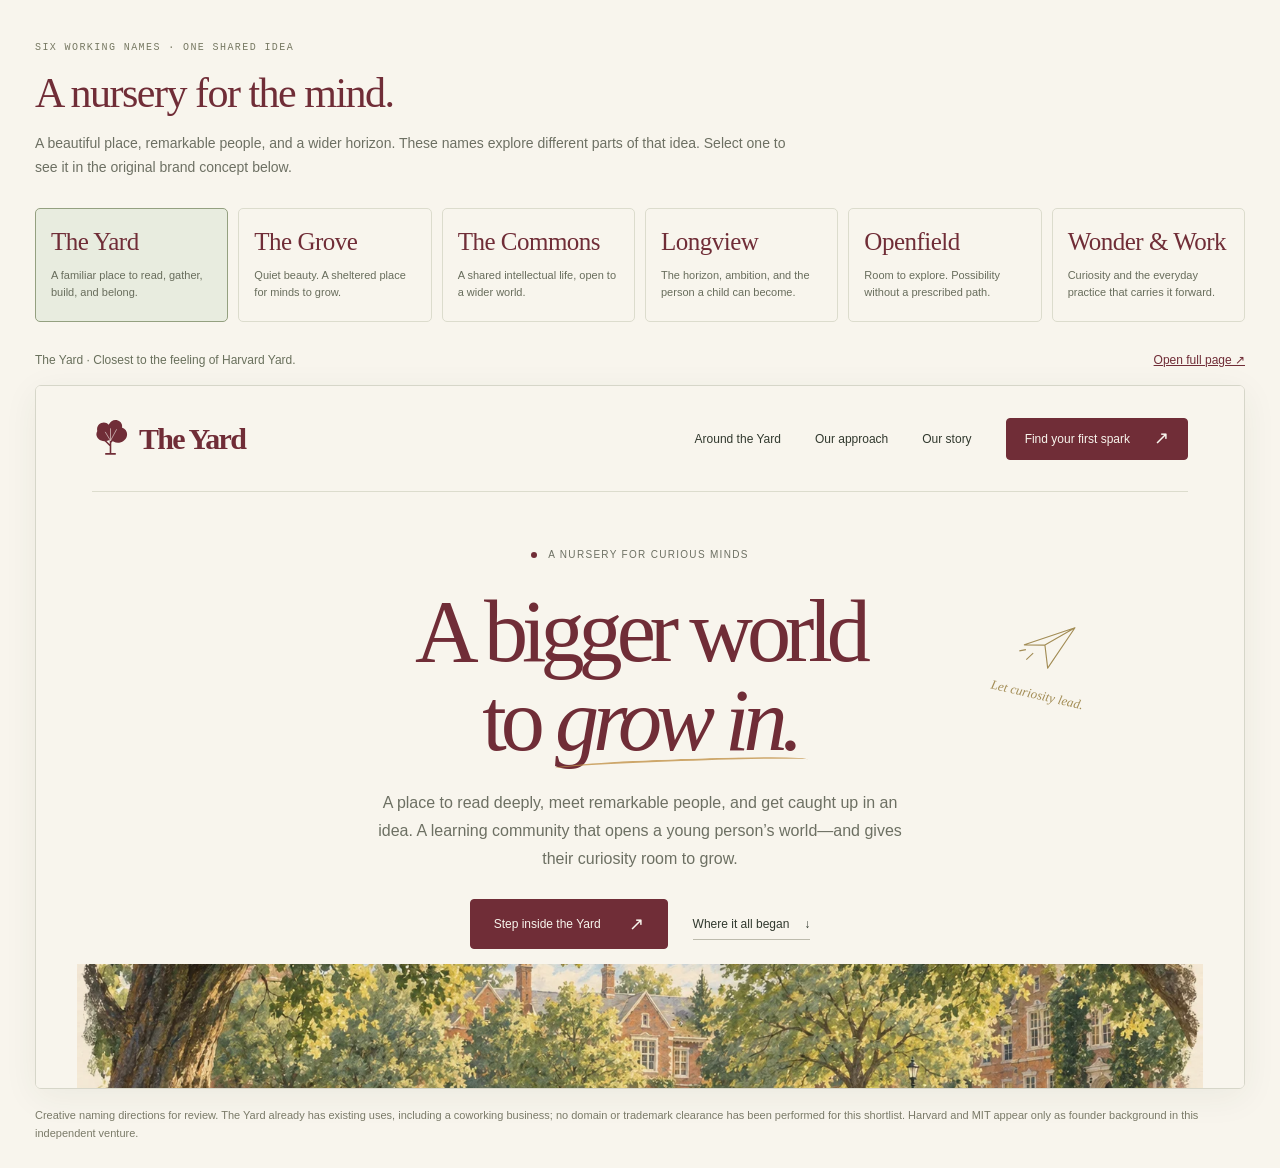
<file: names.html>
<!doctype html>
<html lang="en"><head><meta charset="utf-8"><meta name="viewport" content="width=device-width,initial-scale=1"><title>A nursery for the mind — Brand directions</title><style>
*{box-sizing:border-box}body{margin:0;background:#f8f5ed;color:#31392e;font-family:Arial,Helvetica,sans-serif}main{max-width:1450px;margin:auto;padding:36px 35px 25px}.label{font:10px 'Courier New',monospace;text-transform:uppercase;letter-spacing:.14em;color:#777963}h1{font:42px/1.1 Georgia,serif;color:#702d37;letter-spacing:-1.5px;margin:16px 0}header p{font-size:14px;line-height:1.7;max-width:760px;color:#6d7063}.names{display:grid;grid-template-columns:repeat(6,1fr);gap:10px;margin:28px 0 18px}.name{text-align:left;padding:19px 15px;background:transparent;border:1px solid #dcdccd;border-radius:5px;color:inherit;cursor:pointer}.name[aria-pressed=true]{background:#e8ecdf;border-color:#94a080}.name:hover{background:#efeee4}.name strong{font:25px/1.15 Georgia,serif;letter-spacing:-.5px;display:block;color:#702d37;margin-bottom:10px}.name span{font-size:11px;line-height:1.6;color:#686d5c;display:block}.preview-bar{display:flex;justify-content:space-between;gap:20px;align-items:center;padding:13px 0 18px;font-size:12px}.preview-bar p{margin:0;color:#69705c}.preview-bar a{color:#702d37;white-space:nowrap}.preview{border:1px solid #d6d6c9;border-radius:6px;overflow:hidden;box-shadow:0 8px 35px #333b2710}iframe{display:block;width:100%;height:78vh;min-height:620px;border:0;background:#f8f5ed}button:focus-visible,a:focus-visible{outline:3px solid #ae7043;outline-offset:4px}.note{font-size:11px;color:#7a7a68;line-height:1.7;margin:17px 0 0}a{color:inherit}@media(max-width:1000px){.names{grid-template-columns:repeat(3,1fr)}}@media(max-width:600px){main{padding:25px 18px}h1{font-size:34px}.names{grid-template-columns:1fr 1fr}.name strong{font-size:25px}.preview-bar{align-items:start;font-size:11px}.preview-bar p{max-width:200px;line-height:1.5}iframe{min-height:550px}.label{font-size:9px}}
</style></head><body><main><header><span class="label">Six working names · One shared idea</span><h1>A nursery for the mind.</h1><p>A beautiful place, remarkable people, and a wider horizon. These names explore different parts of that idea. Select one to see it in the original brand concept below.</p></header><div class="names" role="group" aria-label="Choose a working brand name">
<button type="button" class="name" data-brand="yard" aria-pressed="true"><strong>The Yard</strong><span>A familiar place to read, gather, build, and belong.</span></button>
<button type="button" class="name" data-brand="grove" aria-pressed="false"><strong>The Grove</strong><span>Quiet beauty. A sheltered place for minds to grow.</span></button>
<button type="button" class="name" data-brand="commons" aria-pressed="false"><strong>The Commons</strong><span>A shared intellectual life, open to a wider world.</span></button>
<button type="button" class="name" data-brand="longview" aria-pressed="false"><strong>Longview</strong><span>The horizon, ambition, and the person a child can become.</span></button>
<button type="button" class="name" data-brand="openfield" aria-pressed="false"><strong>Openfield</strong><span>Room to explore. Possibility without a prescribed path.</span></button>
<button type="button" class="name" data-brand="wonder" aria-pressed="false"><strong>Wonder &amp; Work</strong><span>Curiosity and the everyday practice that carries it forward.</span></button>
</div><div class="preview-bar"><p id="brand-note" aria-live="polite">The Yard · Closest to the feeling of Harvard Yard.</p><a id="open-preview" href="vision.html?brand=yard" target="_blank" rel="noopener">Open full page ↗</a></div><div class="preview"><iframe id="brand-preview" title="The Yard landing page preview" src="vision.html?brand=yard"></iframe></div><p class="note">Creative naming directions for review. The Yard already has existing uses, including a coworking business; no domain or trademark clearance has been performed for this shortlist. Harvard and MIT appear only as founder background in this independent venture.</p></main><script>
(()=>{const notes={yard:'The Yard · Closest to the feeling of Harvard Yard.',grove:'The Grove · Strongest expression of a nursery for the mind.',commons:'The Commons · Strongest emphasis on shared learning and belonging.',longview:'Longview · Strongest emphasis on ambition and long-term growth.',openfield:'Openfield · Strongest emphasis on openness and possibility.',wonder:'Wonder & Work · Most directly expresses the learning philosophy.'};const frame=document.getElementById('brand-preview');document.querySelectorAll('[data-brand]').forEach(button=>button.addEventListener('click',()=>{const key=button.dataset.brand;document.querySelectorAll('[data-brand]').forEach(item=>item.setAttribute('aria-pressed',String(item===button)));document.getElementById('brand-note').textContent=notes[key];const href='vision.html?brand='+key;frame.src=href;frame.title=button.querySelector('strong').textContent+' landing page preview';document.getElementById('open-preview').href=href;}));})();
</script></body></html>
</file>
<file: assets/crimson.css>
/* Harvard Yard-inspired identity: crimson, red brick, limestone, and warm paper. */
body { border-top: 5px solid var(--crimson); }
.brand { color: var(--crimson); }
.button { background: var(--crimson); border-color: var(--crimson); }
.button:hover { background: #811629; }
.button.secondary { color: var(--crimson); border-color: #cbaea0; }
.button.secondary:hover { background: var(--light); }
.button.light { background: var(--bg); border-color: var(--bg); color: var(--crimson); }
.button.light:hover { background: #f0dfd0; }
h1 { font-family: var(--serif); font-weight: 400; font-size: clamp(50px, 5.1vw, 78px); line-height: 1.04; letter-spacing: -.045em; }
h1 span { color: var(--crimson); font-style: italic; }
.hero { padding-top: 52px; }
.hero-grid { grid-template-columns: 1.45fr 1fr; align-items: center; gap: 48px; }
.hero-campus { margin: 34px -12px 0; }
.hero-campus img { display: block; width: 100%; height: auto; max-height: 440px; object-fit: cover; object-position: center 58%; mix-blend-mode: multiply; }
.hero-campus figcaption { display: flex; justify-content: space-between; gap: 20px; padding: 15px 12px 0; color: #815948; font: italic 15px/1.5 var(--serif); }
.hero-facts { margin-top: 25px; }
.section-title h2, .section-heading, .founder-section h2, .cta h2 { font-family: var(--serif); font-weight: 400; letter-spacing: -.035em; }
.section-title h2, .section-heading { font-size: 46px; }
.hero-facts span, .hero-facts p, .stage { color: #75665e; }
.stage:before { background: var(--rust); }
.app { border-color: #cfb9a9; box-shadow: 0 12px 40px #542b2210; }
.app-header { background: #f1e5da; border-bottom-color: #dfcabc; }
.app-name .icon { background: var(--crimson); }
.role[aria-selected=true] { background: #f2ddd5; border-color: #d6b6a9; color: #871b2c; }
.role:hover { background: #f4e9df; }
.role > span, .app-status, .reset, .status-message { color: #8b3c36; }
.task-map { background: #f3eae0; }
.cell { background: #e7dcd0; }
.cell.wall, .map-key i { background: #98867b; }
.cell.route, .map-key .path { background: #dca08b; }
.cell.agent { background: #a54b38; }
.cell.goal { background: #781b2b; }
.engine { background: #741c2c; }
.engine .eyebrow, .engine-step .label { color: #eac6b4; }
.engine .section-title p, .engine-step p, .engine-return, .engine-note { color: #f0d6c8; }
.engine-grid { border-color: #ae6870; }
.engine-step:before { background: #e5b98a; }
.engine-return { border-color: #ae6870; }
.offer { background: #f3e6da; border-color: #d9bca9; }
.proof-card { border-top-color: #b66350; }
.cta { background: #f0dfd1; border-color: #d8b9a4; }
.founder-art img { object-position: center; }
@media (max-width: 1100px) {
  .hero-grid { gap: 30px; }
  h1 { font-size: 60px; }
  .section-title h2, .section-heading { font-size: 40px; }
}
@media (max-width: 760px) {
  .hero { padding-top: 35px; }
  .hero-grid { grid-template-columns: 1fr; gap: 24px; }
  h1 { font-size: clamp(44px, 10.2vw, 66px); letter-spacing: -.045em; }
  .hero-campus { margin: 27px -6px 0; }
  .hero-campus img { height: 245px; object-position: center; }
  .hero-campus figcaption { display: block; text-align: center; font-size: 13px; padding-top: 12px; }
  .hero-campus figcaption span { display: block; }
  .hero-campus figcaption span + span { margin-top: 3px; }
  .hero-facts { margin-top: 24px; }
  .section-title h2, .section-heading { font-size: 36px; }
  .engine-step:nth-child(n+3) { border-top-color: #ae6870; }
}
</file>
